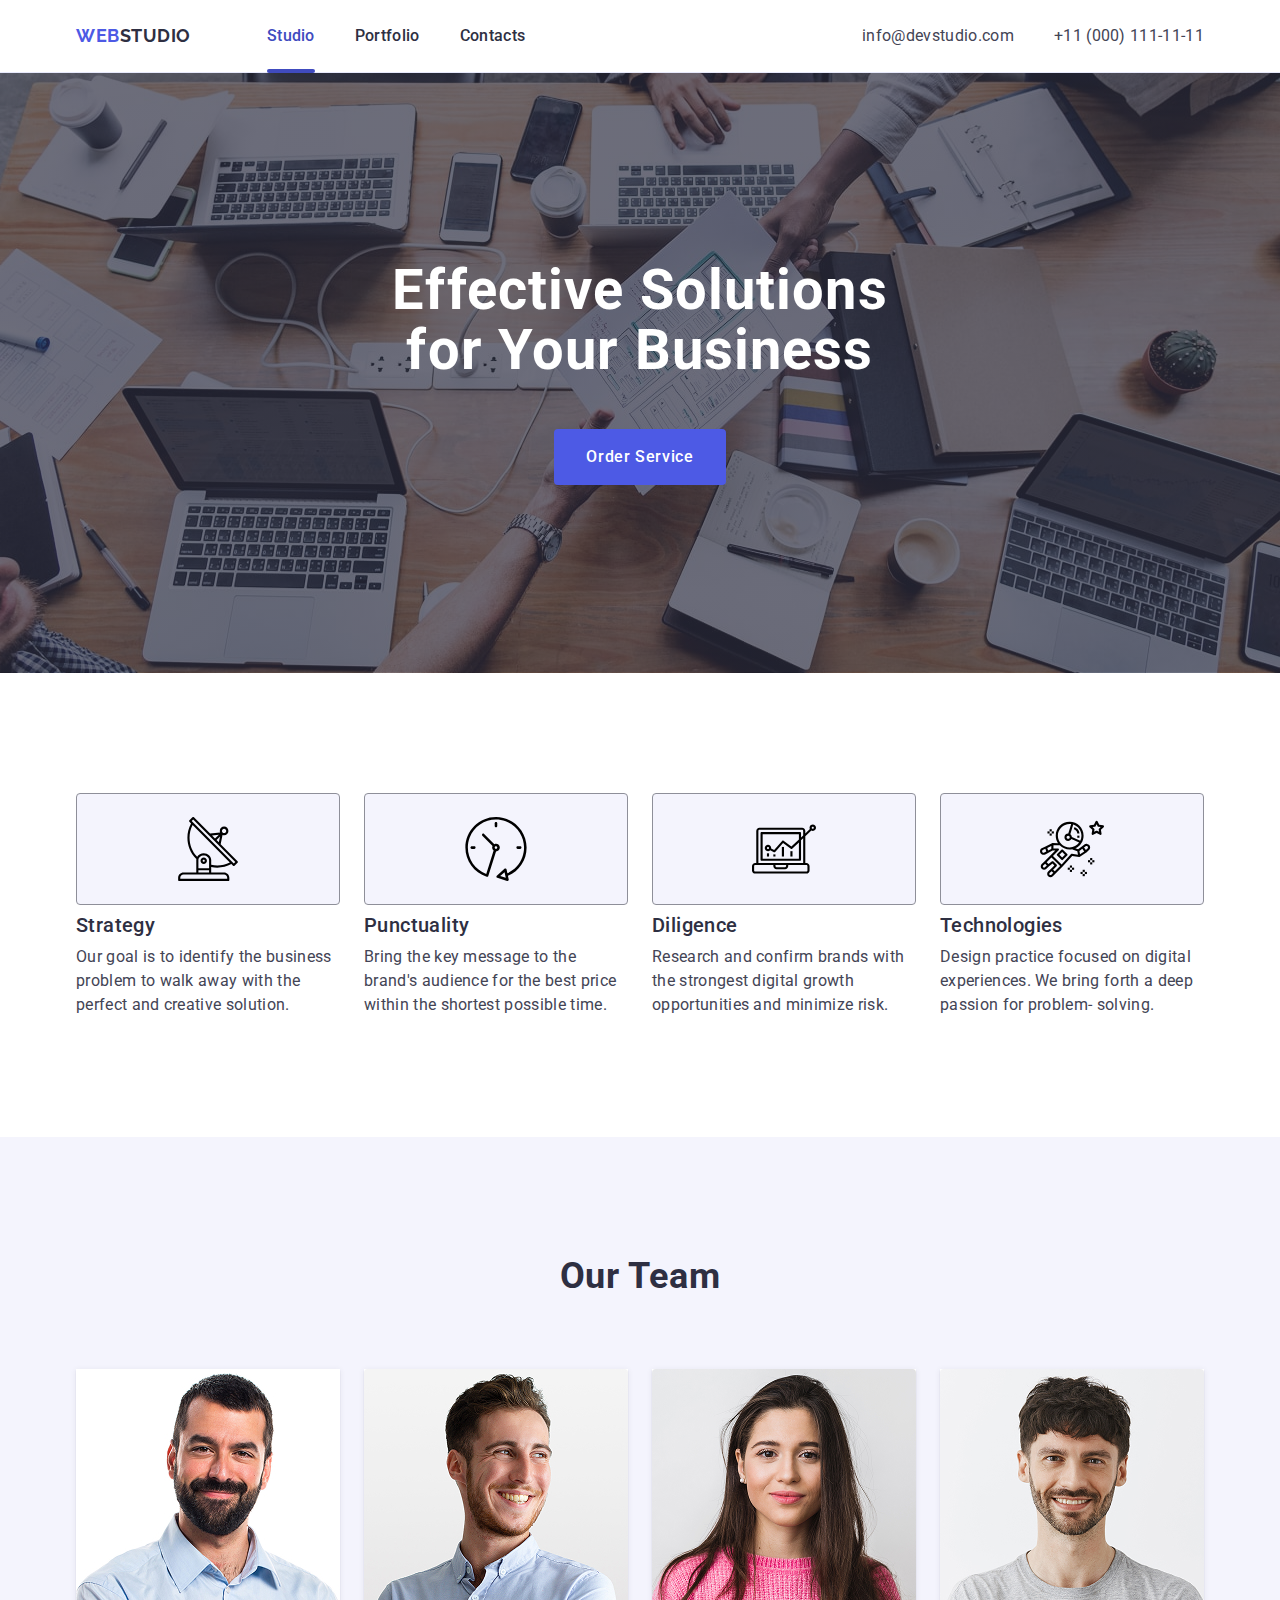
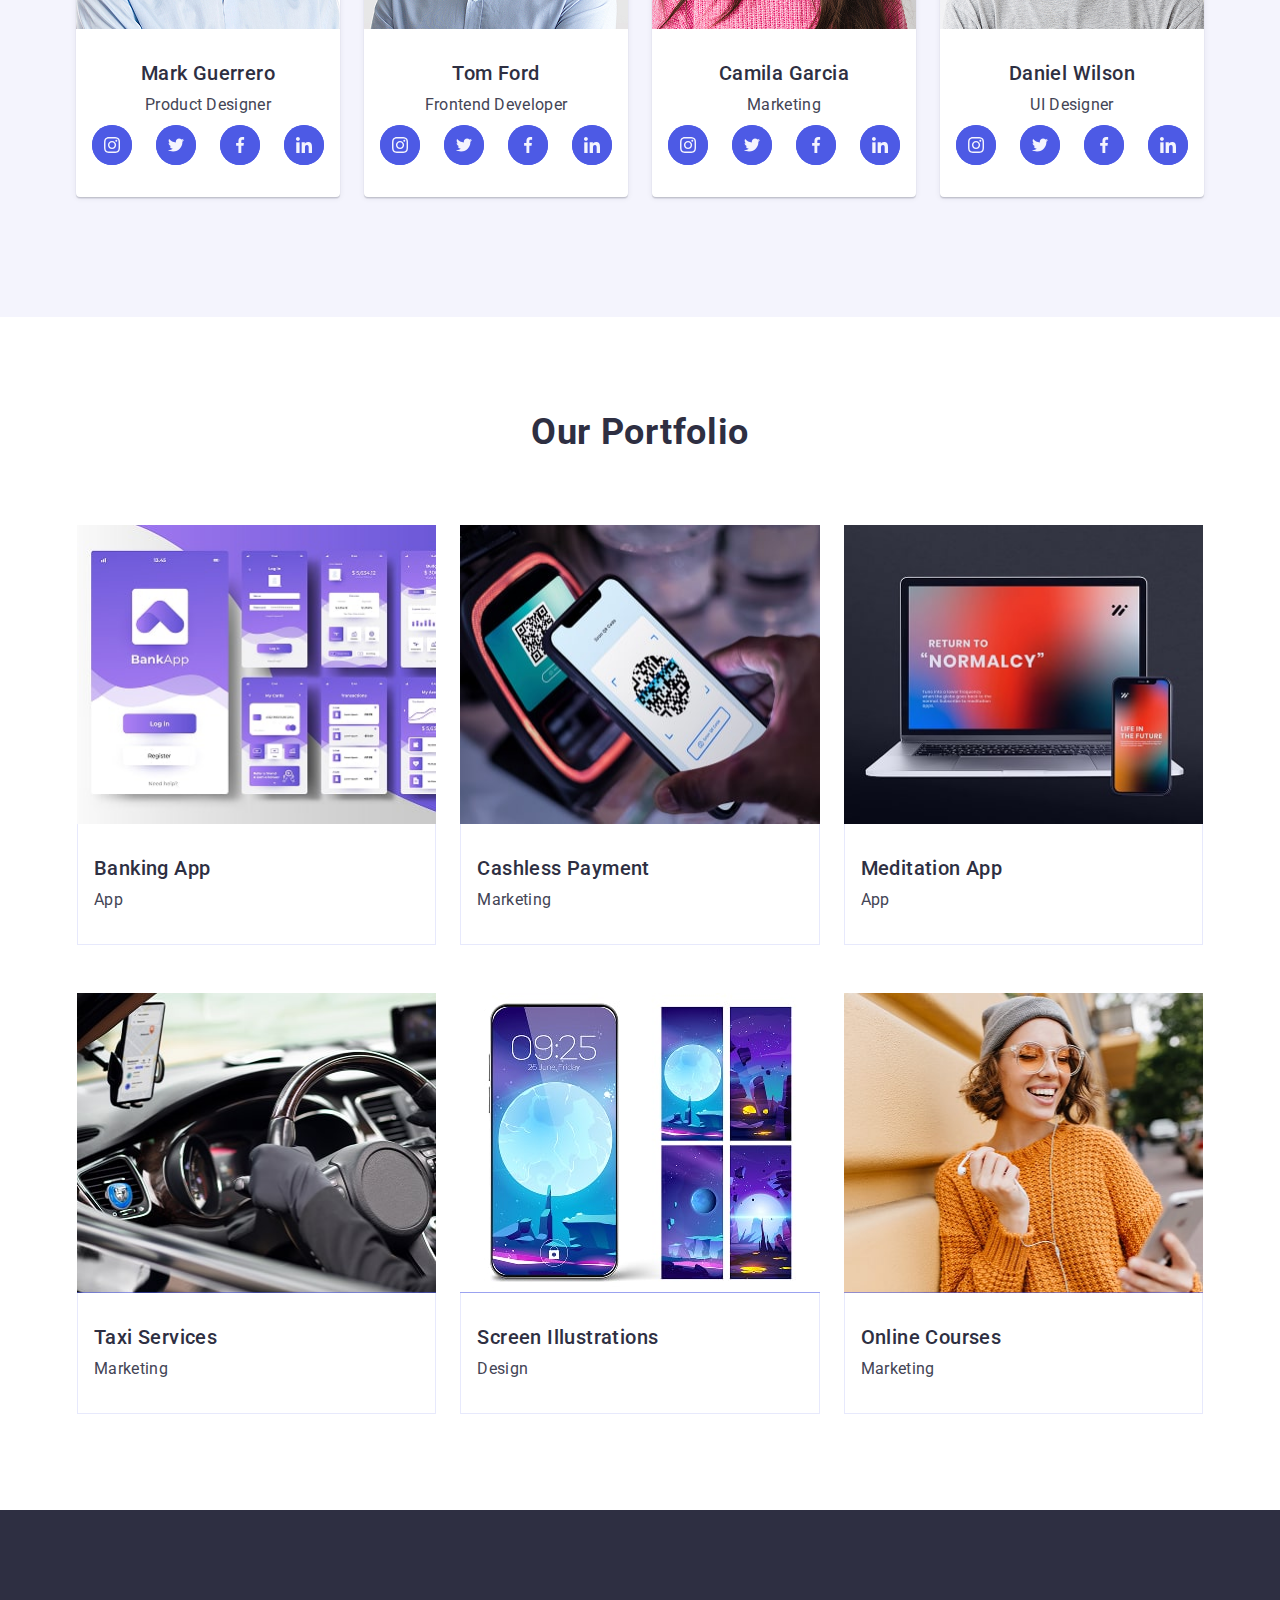
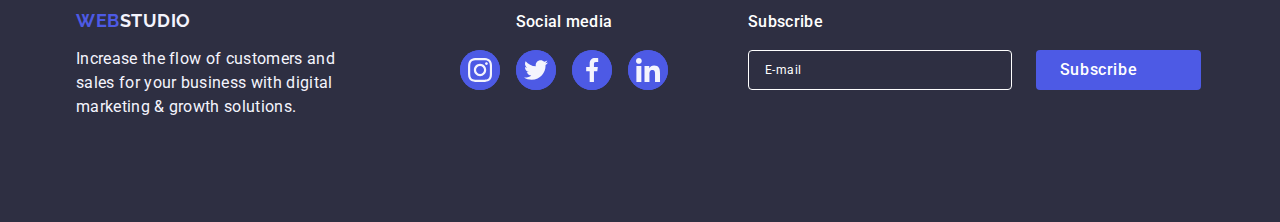
<file: index.html>
<!DOCTYPE html>
<html lang="en">
    <head>
        <meta charset="UTF-8">
        <meta name="viewport" content="width=device-width, initial-scale=1.0">
        <title>WebStudio</title>
        <link rel="stylesheet" href="https://cdn.jsdelivr.net/npm/modern-normalize@2.0.0/modern-normalize.min.css">
        <link rel="preconnect" href="https://fonts.googleapis.com"/>
        <link rel="preconnect" href="https://fonts.gstatic.com" crossorigin/>
        <link href='https://fonts.googleapis.com/css2?family=Raleway:wght@700&family=Roboto:wght@400;500;700&display=swap' rel='stylesheet'/>
        <link rel="stylesheet" href="./css/styles.css"/>
    </head>
    <body>
        <header>
            <div class="container header-container">
                <nav>
                    <a class="logo header-logo" href="./index.html">Web<span class="header-logo-accent">Studio</span></a>
                    <ul class="nav-list">
                        <li class="nav-item">
                            <a class="current nav-link" href="./index.html">Studio</a>
                        </li>
                        <li class="nav-item">
                            <a class="nav-link" href="#portfolio">Portfolio</a>
                        </li>
                        <li class="nav-item">
                            <a class="nav-link" href="#contacts">Contacts</a>
                        </li>
                    </ul>
                </nav>
                <address>
                    <ul class="address-list">
                    <li class="address-item">
                        <a class="address-link" href="mailto:info@devstudio.com">info@devstudio.com</a>
                    </li>
                    <li class="address-item">
                        <a class="address-link" href="tel:+110001111111"> +11 (000) 111-11-11</a>
                    </li>
                </ul>
                </address>
                <button class="burger-button" type="button">
                    <svg class="burger-button-icon" width="24" height="24">
                        <use href="./images/icons.svg#icon-burger"></use>
                    </svg>
                </button>

                <!--mobile-->
                <div class="mobile-menu is-open">
                    <div class="container mobile-menu-container">
                        <button class="mobile-menu-close-button" type="button">
                            <svg class="icon-close" width="8" height="8">
                                <use href="./images/icons.svg#icon-close"></use>
                            </svg>
                        </button>

                        <nav class="mobile-menu-nav">
                            <ul class="mobile-nav-list">
                                <li class="mobile-nav-item">
                                    <a class="mobile-nav-link">Studio</a>
                                </li>
                                <li class="mobile-nav-item">
                                    <a class="mobile-nav-link">Portfolio</a>
                                </li>
                                <li class="mobile-nav-item">
                                    <a class="mobile-nav-link">Contacts</a>
                                </li>
                            </ul>
                        </nav>

                        <div class="social-link">
                            <address class="menu-contacts">
                                <ul class="menu-contacts-list">
                                    <li class="menu-contacts-item">
                                        <a class="menu-contacts-link current" href="tel:+110001111111">+11 (000) 111-11-11</a>
                                    </li>
                                    <li class="menu-contacts-item">
                                        <a class="menu-contacts-link" href="mailto:info@devstudio.com">info@devstudio.com</a>
                                    </li>
                                </ul>
                            </address>

                            <ul class="social-icon-list menu-social">
                                <li class="icon-list-item">
                                    <a class="social-icon-link" href="">
                                        <svg class="social-icon" width="24" height="24">
                                            <use href="./images/icons.svg#icon-instagram"></use>
                                        </svg>
                                    </a>
                                </li>
                                <li class="icon-list-item">
                                    <a class="social-icon-link" href="">
                                        <svg class="social-icon" width="24" height="24">
                                            <use href="./images/icons.svg#icon-twitter"></use>
                                        </svg>
                                    </a>
                                </li>
                                <li class="icon-list-item">
                                    <a class="social-icon-link" href="">
                                        <svg class="social-icon" width="24" height="24">
                                            <use href="./images/icons.svg#icon-facebook"></use>
                                        </svg>
                                    </a>
                                </li>
                                <li class="icon-list-item">
                                    <a class="social-icon-link" href="">
                                        <svg class="social-icon" width="24" height="24">
                                            <use href="./images/icons.svg#icon-linkedin"></use>
                                        </svg>
                                    </a>
                                </li>
                            </ul>
                        </div>
                    </div>
                </div>
            </div>
        </header>
        <main>
            <!-- section1 -->
            <section class="hero">
                <div class="container hero-container">
                    <h1 class="hero-title">
                        Effective Solutions
                        for Your Business
                    </h1>
                    <button class="hero-button" >Order Service</button>
                </div>
            </section>
            <!-- section2 -->
            <section class="power">
                <div class="power-container container">
                    <h2 class="visually-hidden">Power</h2>
                    <ul class="power-list">
                        <li class="power-item">
                            <div class="power-icon-container">
                                <svg class="power-icon" width="64" height="64">
                                    <use href="./images/icons.svg#icon-antenna"></use>
                                </svg>
                            </div>
                           <h3 class="power-title">Strategy</h3>
                           <p class="power-text">
                                Our goal is to identify the business problem to
                                walk away with the perfect and creative
                                solution.
                            </p>
                        </li>
                        <li class="power-item">
                            <div class="power-icon-container">
                                <svg class="power-icon" width="64" height="64">
                                    <use href="./images/icons.svg#icon-clock"></use>
                                </svg>
                            </div>
                            <h3 class="power-title">Punctuality</h3>
                            <p class="power-text">
                                Bring the key message to the brand's audience
                                for the best price within the shortest possible
                                time.
                            </p>
                        </li>
                        <li class="power-item">
                            <div class="power-icon-container">
                                <svg class="power-icon" width="64" height="64">
                                    <use href="./images/icons.svg#icon-diagram"></use>
                                </svg>
                            </div>
                            <h3 class="power-title">Diligence</h3>
                            <p class="power-text">
                                Research and confirm brands with the
                                strongest digital growth opportunities and
                                minimize risk.
                            </p>
                        </li>
                        <li class="power-item">
                            <div class="power-icon-container">
                                <svg class="power-icon" width="64" height="64">
                                    <use href="./images/icons.svg#icon-astronaut"></use>
                                </svg>
                            </div>
                            <h3 class="power-title">Technologies</h3>
                            <p class="power-text">
                                Design practice focused on digital experiences.
                        We bring forth a deep passion for problem-
                        solving.</p>
                        </li>
                    </ul>
                </div>
            </section>
            <!-- section3 -->
            <section class="team">
                <div class=" container team-container">
                    <h2 class="team-title">Our Team</h2>
                    <ul class="team-list">
                        <li class="team-item">
                            <img
                                srcset="
                  ./images/team/team-1.jpg    1x,
                  ./images/team/team-1@2x.jpg 2x
                "
                                src="./images/team/team-1.jpg"
                                alt="man with beard in shirt"
                                width="264"
                                height="260">
                            <div class="team-item-container">
                                <h3 class="team-item-title">Mark Guerrero</h3>
                                <p class="team-text">Product Designer</p>
                                <ul class="team-icon-list">
                                    <li class="team-icon-item">
                                        <a class="team-icon-link" 
                                        href=""
                                        target="_blank">
                                            <svg class="social-icon" width="16" height="16">
                                                <use href="./images/icons.svg#icon-instagram"></use>
                                            </svg>
                                        </a>
                                    </li>
                                    <li class="team-icon-item">
                                        <a class="team-icon-link"
                                        href=""
                                        target="_blank">
                                        <svg class="social-icon" width="16" height="16">
                                            <use href="./images/icons.svg#icon-twitter"></use>
                                        </svg>
                                        </a>
                                    </li>
                                    <li class="team-icon-item">
                                        <a class="team-icon-link"
                                        href=""
                                        target="_blank">
                                        <svg class="social-icon" width="16" height="16">
                                            <use href="./images/icons.svg#icon-facebook"></use>
                                        </svg>
                                        </a>
                                    </li>
                                    <li class="team-icon-item">
                                        <a class="team-icon-link"
                                        href=""
                                        target="_blank">
                                        <svg class="social-icon" width="16" height="16">
                                            <use href="./images/icons.svg#icon-linkedin"></use>
                                        </svg>
                                        </a>
                                    </li>
                                </ul>
                            </div>    
                        </li>
                    
                
                        <li class="team-item">
                            <img
                                srcset="
                  ./images/team/team-2.jpg    1x,
                  ./images/team/team-2@2x.jpg 2x
                "
                                src="./images/team/team-2.jpg"
                                alt="smiling man in shirt"
                                width="264"
                                height="260">
                            <div class="team-item-container">
                                <h3 class="team-item-title">Tom Ford</h3>
                                <p class="team-text">Frontend Developer</p>
                                <ul class="team-icon-list">
                                    <li class="team-icon-item">
                                        <a class="team-icon-link"
                                        href=""
                                        target="_blank">
                                        <svg class="social-icon" width="16" height="16">
                                            <use href="./images/icons.svg#icon-instagram"></use>
                                        </svg>
                                        </a>
                                    </li>
                                    <li class="team-icon-item">
                                        <a class="team-icon-link"
                                        href=""
                                        target="_blank">
                                        <svg class="social-icon" width="16" height="16">
                                            <use href="./images/icons.svg#icon-twitter"></use>
                                        </svg>
                                        </a>
                                    </li>
                                    <li class="team-icon-item">
                                        <a class="team-icon-link"
                                        href=""
                                        target="_blank">
                                        <svg class="social-icon" width="16" height="16">
                                            <use href="./images/icons.svg#icon-facebook"></use>
                                        </svg>
                                        </a>
                                    </li>
                                    <li class="team-icon-item">
                                        <a class="team-icon-link"
                                        href=""
                                        target="_blank">
                                        <svg class="social-icon" width="16" height="16">
                                            <use href="./images/icons.svg#icon-linkedin"></use>
                                        </svg>
                                        </a>
                                    </li>
                                </ul>
                            </div>
                        </li>
                        
                        <li class="team-item">
                            <img
                                srcset="
                    ./images/team/team-3.jpg    1x,
                    ./images/team/team-3@2x.jpg 2x
                " 
                                src="./images/team/team-3.jpg"
                                alt="woman im pink sweater"
                                width="264"
                                height="260">
                            <div class="team-item-container">
                                <h3 class="team-item-title">Camila Garcia</h3>
                                <p class="team-text">Marketing</p>
                                <ul class="team-icon-list">
                                    <li class="team-icon-item">
                                        <a class="team-icon-link"
                                        href=""
                                        target="_blank">
                                        <svg class="social-icon" width="16" height="16">
                                            <use href="./images/icons.svg#icon-instagram"></use>
                                        </svg>
                                        </a>
                                    </li>
                                    <li class="team-icon-item">
                                        <a class="team-icon-link"
                                        href=""
                                        target="_blank">
                                        <svg class="social-icon" width="16" height="16">
                                            <use href="./images/icons.svg#icon-twitter"></use>
                                        </svg>
                                        </a>
                                    </li>
                                    <li class="team-icon-item">
                                        <a class="team-icon-link"
                                        href=""
                                        target="_blank">
                                        <svg class="social-icon" width="16" height="16">
                                            <use href="./images/icons.svg#icon-facebook"></use>
                                        </svg>
                                        </a>
                                    </li>
                                    <li class="team-icon-item">
                                        <a class="team-icon-link"
                                        href=""
                                        target="_blank">
                                        <svg class="social-icon" width="16" height="16">
                                            <use href="./images/icons.svg#icon-linkedin"></use>
                                        </svg>
                                        </a>
                                    </li>
                                </ul>
                            </div>
                        </li>
                        
                        <li class="team-item">
                            <img 
                                srcset="
                  ./images/team/team-4.jpg    1x,
                  ./images/team/team-4@2x.jpg 2x
                "
                                src="./images/team/team-4.jpg"
                                alt="smailing man in t-shirt"
                                width="264"
                                height="260">
                            <div class="team-item-container">
                                <h3 class="team-item-title">Daniel Wilson</h3>
                                <p class="team-text">UI Designer</p>
                                <ul class="team-icon-list">
                                    <li class="team-icon-item">
                                        <a class="team-icon-link"
                                        href=""
                                        target="_blank">
                                        <svg class="social-icon" width="16" height="16">
                                            <use href="./images/icons.svg#icon-instagram"></use>
                                        </svg>
                                        </a>
                                    </li>
                                    <li class="team-icon-item">
                                        <a class="team-icon-link"
                                        href=""
                                        target="_blank">
                                        <svg class="social-icon" width="16" height="16">
                                            <use href="./images/icons.svg#icon-twitter"></use>
                                        </svg>
                                        </a>
                                    </li>
                                    <li class="team-icon-item">
                                        <a class="team-icon-link"
                                        href=""
                                        target="_blank">
                                        <svg class="social-icon" width="16" height="16">
                                            <use href="./images/icons.svg#icon-facebook"></use>
                                        </svg>
                                        </a>
                                    </li>
                                    <li class="team-icon-item">
                                        <a class="team-icon-link"
                                        href=""
                                        target="_blank">
                                        <svg class="social-icon" width="16" height="16">
                                            <use href="./images/icons.svg#icon-linkedin"></use>
                                        </svg>
                                        </a>
                                    </li>
                                </ul>
                            </div>
                        </li>   
                    </ul>
                </div>
            </section>
            <!-- section4 -->
            <section class="portfolio">
                <div class="container portfolio-container">
                    <h2 class="portfolio-title">Our Portfolio</h2>
                    <ul class="portfolio-list">
                        <li class="portfolio-item">
                            <div class="image-wrapper">
                                <picture>
                                    <source
                                        media="(min-width: 1158px)"
                                        srcset="
                                        ./images/portfolio/portfolio-desk-1-min.jpg    1x,
                                        ./images/portfolio/portfolio-desk-1@2x-min.jpg 2x
                                        "
                                    />

                                    <source
                                        media="(min-width: 768px)"
                                        srcset="
                                        ./images/portfolio/portfolio-tab-1-min.jpg    1x,
                                        ./images/portfolio/portfolio-tab-1@2x-min.jpg 2x
                                        "
                                    />

                                    <source
                                        media="(max-width: 767px)"
                                        srcset="
                                        ./images/portfolio/portfolio-mob-1-min.jpg    1x,
                                        ./images/portfolio/portfolio-mob-1@2x-min.jpg 2x
                                        "
                                    />

                                    <img
                                        src="./images/portfolio/portfolio-desk-1-min.jpg"
                                    alt="Interface of a mobile banking application"
                                    width="360"
                                    height="300">
                                </picture>
                                <p class="portfolio-overlay-text">14 Stylish and User-Friendly App Design Concepts · Task Manager App · Calorie Tracker App · Exotic Fruit Ecommerce App · Cloud Storage App</p>
                            </div>
                            <div class="portfolio-item-container">
                                <h3 class="portfolio-item-title">Banking App</h3>
                                <p class="portfolio-item-text">App</p>
                            </div>
                        </li>
                        <li class="portfolio-item">
                            <div class="image-wrapper">
                                 <picture>
                                    <source
                                        media="(min-width: 1158px)"
                                        srcset="
                                        ./images/portfolio/portfolio-desk-2-min.jpg    1x,
                                        ./images/portfolio/portfolio-desk-2@2x-min.jpg 2x
                                        "
                                    />

                                    <source
                                        media="(min-width: 768px)"
                                        srcset="
                                        ./images/portfolio/portfolio-tab-2-min.jpg    1x,
                                        ./images/portfolio/portfolio-tab-2@2x-min.jpg 2x
                                        "
                                    />

                                    <source
                                        media="(max-width: 767px)"
                                        srcset="
                                        ./images/portfolio/portfolio-mob-2-min.jpg    1x,
                                        ./images/portfolio/portfolio-mob-2@2x-min.jpg 2x
                                        "
                                    />

                                    <img
                                        src="./images/portfolio/portfolio-desk-2-min.jpg"
                                    alt="Contactless payment using a smartphone"
                                    width="360"
                                    height="300">
                                </picture>
                                <p class="portfolio-overlay-text">14 Stylish and User-Friendly App Design Concepts · Task Manager App · Calorie Tracker App · Exotic Fruit Ecommerce App · Cloud Storage App</p>
                            </div>
                            <div class="portfolio-item-container">
                                <h3 class="portfolio-item-title">Cashless Payment</h3>
                                <p class="portfolio-item-text">Marketing</p>
                            </div>
                        </li>
                        <li class="portfolio-item">
                            <div class="image-wrapper">
                                 <picture>
                                    <source
                                        media="(min-width: 1158px)"
                                        srcset="
                                        ./images/portfolio/portfolio-desk-3-min.jpg    1x,
                                        ./images/portfolio/portfolio-desk-3@2x-min.jpg 2x
                                        "
                                    />

                                    <source
                                        media="(min-width: 768px)"
                                        srcset="
                                        ./images/portfolio/portfolio-tab-3-min.jpg    1x,
                                        ./images/portfolio/portfolio-tab-3@2x-min.jpg 2x
                                        "
                                    />

                                    <source
                                        media="(max-width: 767px)"
                                        srcset="
                                        ./images/portfolio/portfolio-mob-3-min.jpg    1x,
                                        ./images/portfolio/portfolio-mob-3@2x-min.jpg 2x
                                        "
                                    />

                                    <img
                                        src="./images/portfolio/portfolio-desk-3-min.jpg"
                                    alt="Meditation app interface on a smartphone"
                                    width="360"
                                    height="300">
                                </picture>
                                <p class="portfolio-overlay-text">14 Stylish and User-Friendly App Design Concepts · Task Manager App · Calorie Tracker App · Exotic Fruit Ecommerce App · Cloud Storage App</p>
                            </div>
                            <div class="portfolio-item-container">
                                <h3 class="portfolio-item-title">Meditation App</h3>
                                <p class="portfolio-item-text">App</p>
                            </div>
                        </li>
                        <li class="portfolio-item">
                            <div class="image-wrapper">
                                <picture>
                                    <source
                                        media="(min-width: 1158px)"
                                        srcset="
                                        ./images/portfolio/portfolio-desk-4-min.jpg    1x,
                                        ./images/portfolio/portfolio-desk-4@2x-min.jpg 2x
                                        "
                                    />

                                    <source
                                        media="(min-width: 768px)"
                                        srcset="
                                        ./images/portfolio/portfolio-tab-4-min.jpg    1x,
                                        ./images/portfolio/portfolio-tab-4@2x-min.jpg 2x
                                        "
                                    />

                                    <source
                                        media="(max-width: 767px)"
                                        srcset="
                                        ./images/portfolio/portfolio-mob-4-min.jpg    1x,
                                        ./images/portfolio/portfolio-mob-4@2x-min.jpg 2x
                                        "
                                    />

                                    <img
                                        src="./images/portfolio/portfolio-desk-4-min.jpg"
                                    alt="Taxi service app interface with a map"
                                    width="360"
                                    height="300">
                                </picture>
                                <p class="portfolio-overlay-text">14 Stylish and User-Friendly App Design Concepts · Task Manager App · Calorie Tracker App · Exotic Fruit Ecommerce App · Cloud Storage App</p>
                            </div>
                            <div class="portfolio-item-container">
                                <h3 class="portfolio-item-title">Taxi Services</h3>
                                <p class="portfolio-item-text">Marketing</p>
                            </div>
                        </li>
                        <li class="portfolio-item">
                            <div class="image-wrapper">
                                 <picture>
                                    <source
                                        media="(min-width: 1158px)"
                                        srcset="
                                        ./images/portfolio/portfolio-desk-5-min.jpg    1x,
                                        ./images/portfolio/portfolio-desk-5@2x-min.jpg 2x
                                        "
                                    />

                                    <source
                                        media="(min-width: 768px)"
                                        srcset="
                                        ./images/portfolio/portfolio-tab-5-min.jpg    1x,
                                        ./images/portfolio/portfolio-tab-5@2x-min.jpg 2x
                                        "
                                    />

                                    <source
                                        media="(max-width: 767px)"
                                        srcset="
                                        ./images/portfolio/portfolio-mob-5-min.jpg    1x,
                                        ./images/portfolio/portfolio-mob-5@2x-min.jpg 2x
                                        "
                                    />

                                    <img
                                    src="./images/portfolio/portfolio-desk-5-min.jpg"
                                    alt="Creative illustrations"
                                    width="360"
                                    height="300">
                                </picture>
                                <p class="portfolio-overlay-text">14 Stylish and User-Friendly App Design Concepts · Task Manager App · Calorie Tracker App · Exotic Fruit Ecommerce App · Cloud Storage App</p>
                            </div>
                            <div class="portfolio-item-container">
                                <h3 class="portfolio-item-title">Screen Illustrations</h3>
                                <p class="portfolio-item-text">Design</p>
                            </div>
                        </li>
                        <li class="portfolio-item">
                            <div class="image-wrapper">
                                <picture>
                                    <source
                                        media="(min-width: 1158px)"
                                        srcset="
                                        ./images/portfolio/portfolio-desk-6-min.jpg    1x,
                                        ./images/portfolio/portfolio-desk-6@2x-min.jpg 2x
                                        "
                                    />

                                    <source
                                        media="(min-width: 768px)"
                                        srcset="
                                        ./images/portfolio/portfolio-tab-6-min.jpg    1x,
                                        ./images/portfolio/portfolio-tab-6@2x-min.jpg 2x
                                        "
                                    />

                                    <source
                                        media="(max-width: 767px)"
                                        srcset="
                                        ./images/portfolio/portfolio-mob-6-min.jpg    1x,
                                        ./images/portfolio/portfolio-mob-6@2x-min.jpg 2x
                                        "
                                    />

                                    <img
                                        src="./images/portfolio/portfolio-desk-6-min.jpg"
                                    alt="Online courses platform interface on laptop and phone"
                                    width="360"
                                    height="300">
                                </picture>
                                <p class="portfolio-overlay-text">14 Stylish and User-Friendly App Design Concepts · Task Manager App · Calorie Tracker App · Exotic Fruit Ecommerce App · Cloud Storage App</p>
                            </div>
                            <div class="portfolio-item-container">
                                <h3 class="portfolio-item-title">Online Courses</h3>
                                <p class="portfolio-item-text">Marketing</p>
                            </div>
                        </li>
                    </ul>
                </div>
            </section>
        </main>
    <footer class="footer">
        <div class="container footer-container">
            <div class="footer-logo-container">
                <a class="logo footer-logo" href="./index.html">Web<span class="footer-logo-accent">Studio</span></a>
                <p class="footer-text">
                    Increase the flow of customers and
                    sales for your business with digital
                    marketing &amp; growth solutions.
                </p>
            </div>
        
            <div class="footer-social-container">
                <p class="footer-social-text">Social media</p>
                <div>
                    <ul class="footer-social-list">
                        <li class="footer-social-item">
                            <a class="footer-social-link" href="" target="_blank">
                                <svg class="social-icon" width="24" height="24">
                                    <use href="./images/icons.svg#icon-instagram"></use>
                                </svg>
                            </a>
                        </li>
                        <li class="footer-social-item">
                            <a class="footer-social-link" href="" target="_blank">
                                <svg class="social-icon" width="24" height="24">
                                    <use href="./images/icons.svg#icon-twitter"></use>
                                </svg>
                            </a>
                        </li>
                        <li class="footer-social-item">
                            <a class="footer-social-link" href="" target="_blank">
                                <svg class="social-icon" width="24" height="24">
                                    <use href="./images/icons.svg#icon-facebook"></use>
                                </svg>
                            </a>
                        </li>
                        <li class="footer-social-item">
                            <a class="footer-social-link" href="" target="_blank">
                                <svg class="social-icon" width="24" height="24">
                                    <use href="./images/icons.svg#icon-linkedin"></use>
                                </svg>
                            </a>
                        </li>
                    </ul>
                </div>
            </div>    

            <div class="footer-form-container">
                <p class="footer-form-text">Subscribe</p>
                <form class="footer-form">
                    <label>
                        <input class="footer-form-input"
                        type="email"
                            name="email"
                            placeholder="E-mail">
                    </label>
                
                    <button class="footer-form-button" type="submit">Subscribe
                        <svg class="button-icon" width="24" height="24">
                            <use href="./images/icons.svg#icon-send"></use>
                        </svg>
                    </button>
                </form>
            </div>  
        </div>
    </footer>

    <!--modal-->

    <div class="modal-container">
        <div class="modal">
            <button class="modal-button" type="button">
                <svg class=" modal-icon" width="8" height="8">
                    <use href="./images/icons.svg#icon-close"></use>
                </svg>
            </button>
            <p class="modal-text">Leave your contacts and we will call you back</p>
            <form>
                <div class="modal-form-container">
                    <label class="modal-form-label" for="user-name">Name</label>
                    <div class="modal-input-container">
                        <input class="modal-input" id="user-name" type="text">
                            <svg class="modal-input-icon" width="18" height="24">
                                <use href="./images/icons.svg#icon-person"></use>
                            </svg>
                    </div>
                </div>
                <div>
                    <label class="modal-form-label" for="user-phone">Phone</label>
                    <div class="modal-input-container">
                        <input class="modal-input" id="user-phone" type="tel">
                            <svg class="" width="18" height="24">
                                <use href="./images/icons.svg#icon-phone"></use>
                            </svg>
                        </input>
                    </div>
                </div>
                <div>
                    <label class="modal-form-label" for="user-email">E-mail</label>
                    <div class="modal-input-container">
                        <input class="modal-input" id="user-email" type="email">
                            <svg class="" width="18" height="24">
                                <use href="./images/icons.svg#icon-email"></use>
                            </svg>
                        </input>
                    </div>
                </div>
                <div class="form-container-comment">
                    <label class="modal-form-label" for="">Comment</label>
                    <textarea class="modal-comment-textarea" name="user-comment" id="user-comment"></textarea>
                </div>
                <div class="form-container-checkbox">
                    <input class="checkbox-input visually-hidden" id="user-privacy" name="user-privacy" type="checkbox" value="true">
                    <label class="checkbox-label" for="user-privacy">
                        <span class="privacy-span">
                            <svg class="privacy-icon" width="10" height="8">
                                <use href="./images/icons.svg#icon-checkmark"></use>
                            </svg>
                        </span>
                        <div>
                            <p>I accept the terms and conditions of the</p>
                        </div>
                        <a class="privacy-link" href="">Privacy Policy</a>
                    </label>
                </div>
                <button class="modal-send-button" type="submit">Send</button>
            </form>
        </div>
    </div>
    </body>
</html>
</file>
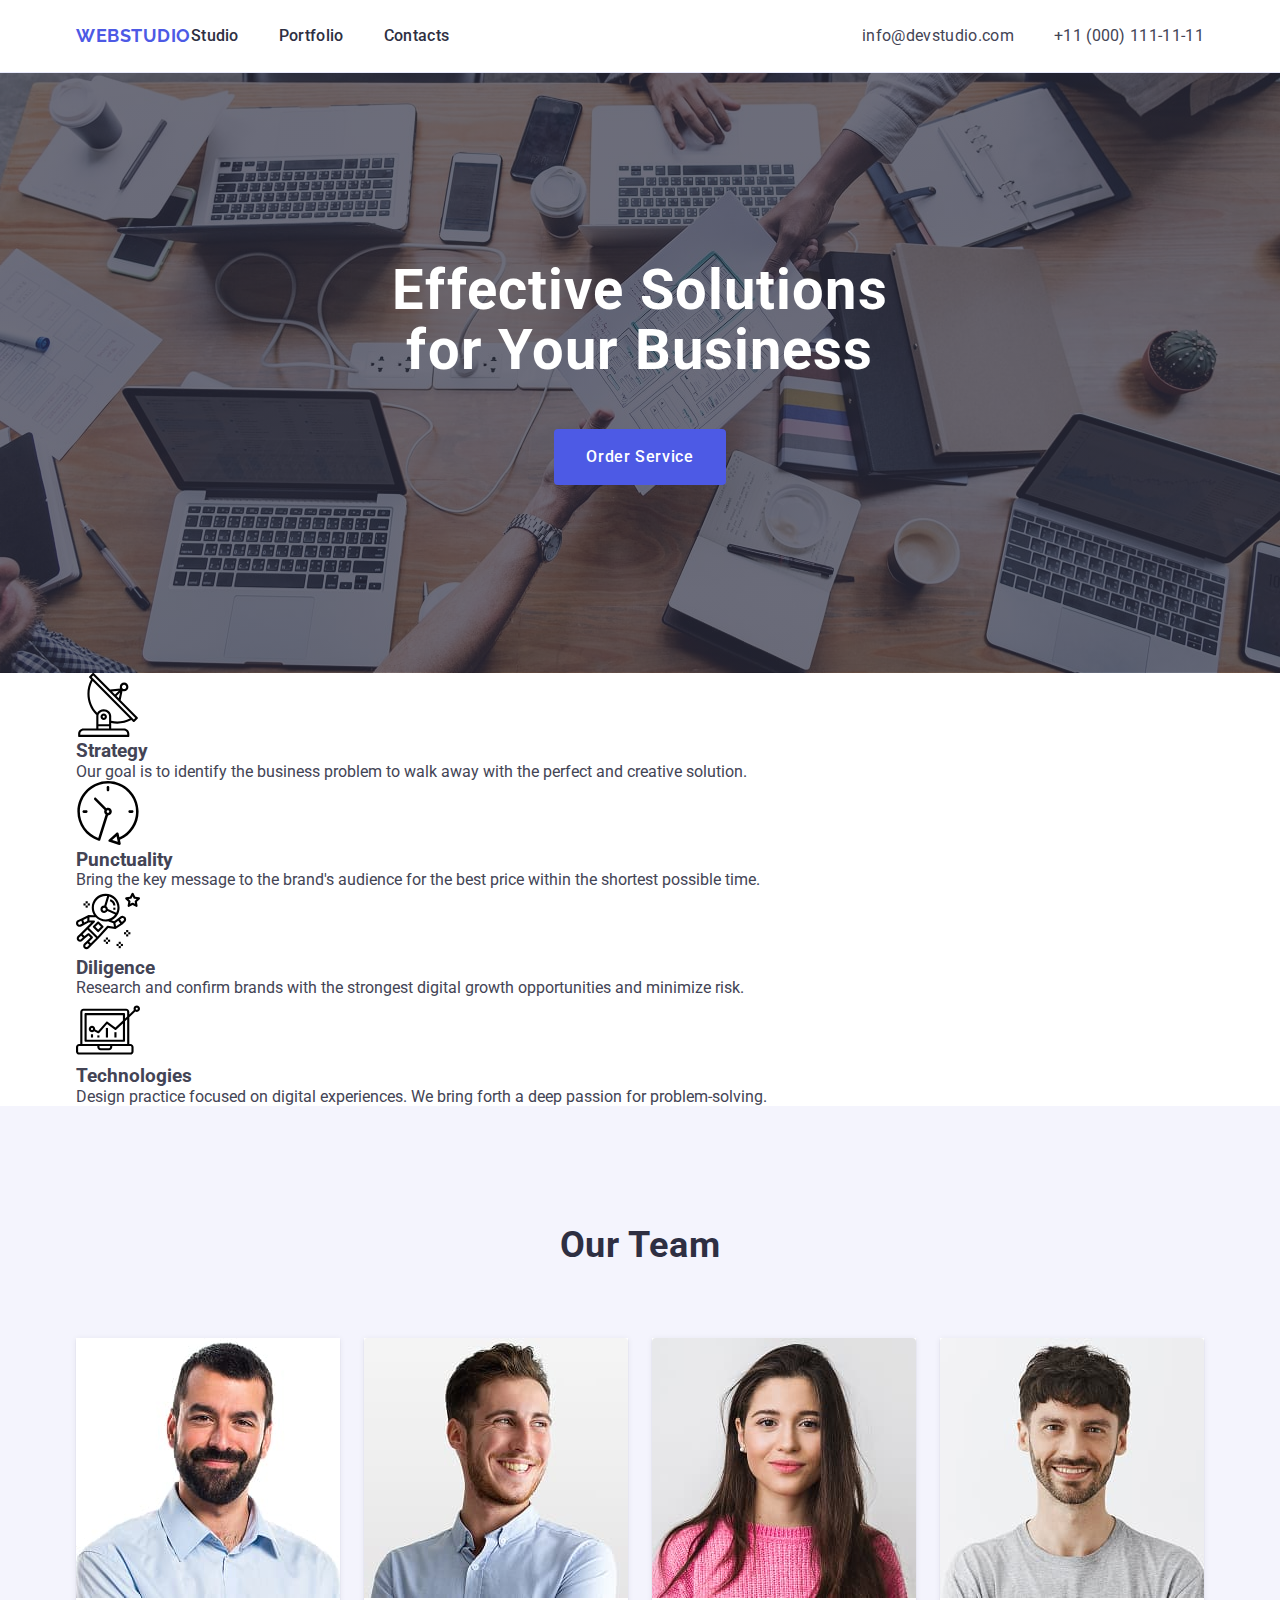
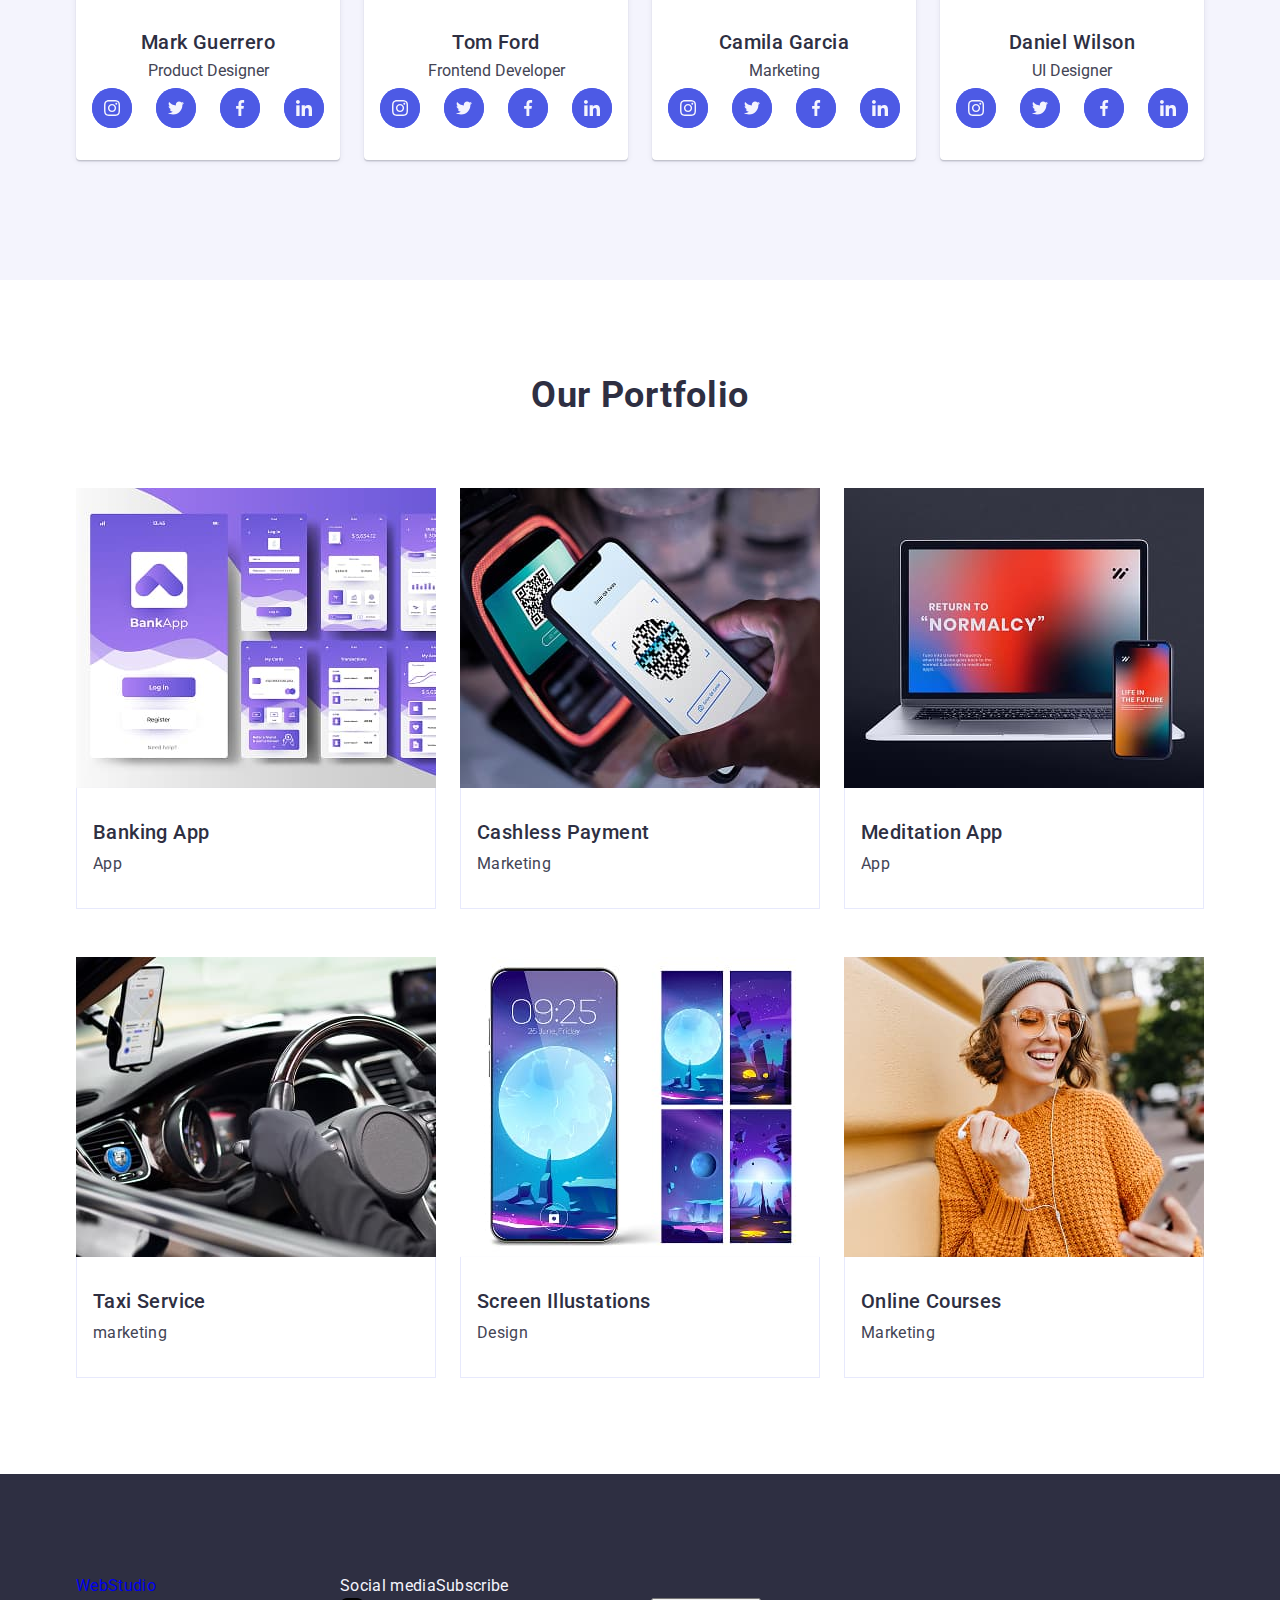
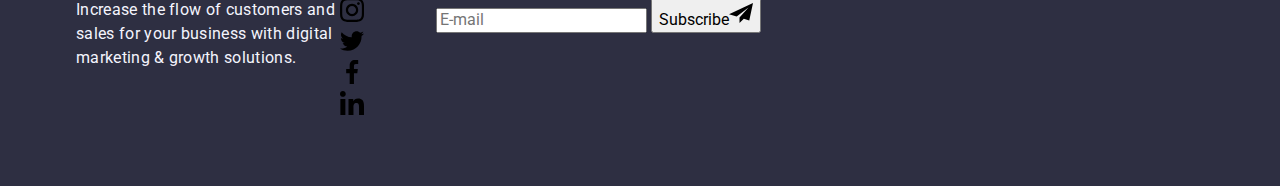
<file: new.index.html>
<!DOCTYPE html>
<html lang="en">
<head>
    <meta charset="UTF-8">
    <meta name="viewport" content="width=device-width, initial-scale=1.0">
    <title>Document</title>
    <link rel="stylesheet" href="https://cdn.jsdelivr.net/npm/modern-normalize@2.0.0/modern-normalize.min.css">
    <link rel="preconnect" href="https://fonts.googleapis.com"/>
    <link rel="preconnect" href="https://fonts.gstatic.com" crossorigin/>
    <link href='https://fonts.googleapis.com/css2?family=Raleway:wght@700&family=Roboto:wght@400;500;700&display=swap' rel='stylesheet'/>
    <link rel="stylesheet" href="./css/styles.css"/>
</head>
<body>
    <header class="header">
        <div class="container header-container">
            
            <nav class="header-nav">
            <a href="./index.html" class="logo">Web<span class="header-logo-accent">Studio</span></a>
            
                
        <div class="menu">
                    <ul class="nav-list">
                        <li class="nav-item">
                            <a href="./index.html"
                            class="nav-link active-link">Studio</a>
                        </li>
                        <li class="nav-item">
                            <a href="#portfolio"
                            class="nav-link">Portfolio</a>
                        </li>
                        <li class="nav-item">
                            <a href="#contacts"
                            class="nav-link">Contacts</a>
                        </li>
                    </ul>
            </nav>
            <address class="address" id="contacts">
                <ul class="address-list">
                    <li>
                        <a href="mailto:info@devstudio.com"
                        class="address-link">info@devstudio.com</a>
                    </li>
                    <li>
                        <a href="tel:+110001111111"
                        class="address-link"> +11 (000) 111-11-11</a>
                    </li>
                </ul>
            </address>
        </div>    
        </div>
    </header>
    <main>
        <section class="hero">
            <div class="container">
                <h1 class="hero-title">Effective Solutions for Your Business</h1>
                <button class="hero-button" type="button">Order Service</button>
            </div>
        </section>
        <section class="strengths">
            <div class="container">
                <h2 class="visually-hidden">Strengths</h2>
                <ul class="strengths-list">
                    <li class="strengths-item">
                        <div class="icon-container-sth">
                            <svg class="" width="64" height="64">
                                <use href="./images/icons.svg#icon-antenna"></use>
                            </svg>
                        </div>
                        <h3 class="strengths-title">Strategy</h3>
                        <p class="strengths-text">Our goal is to identify the business
                        problem to walk away with the
                        perfect and creative solution.</p>
                    </li>
                    <li class="strengths-item">
                         <div class="icon-container-sth">
                            <svg class="" width="64" height="64">
                                <use href="./images/icons.svg#icon-clock"></use>
                            </svg>
                        </div>
                        <h3 class="strengths-title">Punctuality </h3>
                        <p class="strengths-text">Bring the key message to the
                        brand's audience for the best price
                        within the shortest possible time.</p>
                    </li>
                    <li class="strengths-item">
                        <div class="icon-container-sth">
                            <svg class="" width="64" height="64">
                                <use href="./images/icons.svg#icon-astronaut"></use>
                            </svg>
                        </div>
                        <h3 class="strengths-title">Diligence</h3>
                        <p class="strengths-text">Research and confirm brands with
                        the strongest digital growth
                        opportunities and minimize risk.</p>
                    </li>
                    <li class="strengths-item">
                        <div class="icon-container-sth">
                            <svg class="" width="64" height="64">
                                <use href="./images/icons.svg#icon-diagram"></use>
                            </svg>
                        </div>
                        <h3 class="strengths-title">Technologies</h3>
                        <p class="strengths-text">Design practice focused on digital
                        experiences. We bring forth a deep
                        passion for problem-solving.</p>
                    </li>
                </ul>
            </div>
        </section>
        <section class="team">
            <div class="container team-container">
                <h2 class="team-title">Our Team</h2>
                <ul class="team-list">
                    <li class="team-item">
                        <img src="./images/img.jpg"
                            alt="man with beard in shirt"
                            width="264"
                            height="260">
                        <div class="team-item-container">
                            <h3 class="team-item-title">Mark Guerrero</h3>
                            <p class="team-item-text">Product Designer</p>
                            <ul class="team-icon-list">
                                <li class="team-icon-item">
                                    <a class="team-icon-link" href=""
                                    target="_blank">
                                    <svg class="team-icon" width="16" height="16">
                                        <use href="./images/icons.svg#icon-instagram"></use>
                                    </svg>
                                    </a>
                                </li>
                                <li class="team-icon-item">
                                    <a class="team-icon-link" href=""
                                    target="_blank">
                                    <svg class="team-icon" width="16" height="16">
                                        <use href="./images/icons.svg#icon-twitter"></use>
                                    </svg>
                                    </a>
                                </li>
                                <li class="team-icon-item">
                                    <a class="team-icon-link" href=""
                                    target="_blank">
                                    <svg class="team-icon" width="16" height="16">
                                        <use href="./images/icons.svg#icon-facebook"></use>
                                    </svg>
                                    </a>
                                </li>
                                <li class="team-icon-item">
                                    <a class="team-icon-link" href=""
                                    target="_blank">
                                    <svg class="team-icon" width="16" height="16">
                                        <use href="./images/icons.svg#icon-linkedin"></use>
                                    </svg>
                                    </a>
                                </li>
                            </ul>
                        </div>
                    </li>
                    <li class="team-item">
                        <img style="display: block;"
                            src="./images/img1.jpg"
                            alt="man is smiling in shirt"
                            width="264"
                            height="260">
                            <div class="team-item-container">
                                <h3 class="team-item-title">Tom Ford</h3>
                                <p class="team-item-text">Frontend Developer</p>
                                <ul class="team-icon-list">
                                    <li class="team-icon-item">
                                        <a class="team-icon-link" href=""
                                        target="_blank">
                                        <svg class="team-icon" width="16" height="16">
                                            <use href="./images/icons.svg#icon-instagram"></use>
                                        </svg>
                                        </a>
                                    </li>
                                    <li class="team-icon-item">
                                        <a class="team-icon-link" href=""
                                        target="_blank">
                                        <svg class="team-icon" width="16" height="16">
                                            <use href="./images/icons.svg#icon-twitter"></use>
                                        </svg>
                                        </a>
                                    </li>
                                    <li class="team-icon-item">
                                        <a class="team-icon-link" href=""
                                        target="_blank">
                                        <svg class="team-icon" width="16" height="16">
                                            <use href="./images/icons.svg#icon-facebook"></use>
                                        </svg>
                                        </a>
                                    </li>
                                    <li class="team-icon-item">
                                        <a class="team-icon-link" href=""
                                        target="_blank">
                                        <svg class="team-icon" width="16" height="16">
                                            <use href="./images/icons.svg#icon-linkedin"></use>
                                        </svg>
                                        </a>
                                    </li>
                                </ul>
                            </div>
                    </li>
                    <li class="team-item">
                        <img src="./images/img2.jpg"
                            alt="woman with long hair in pink sweater"
                            width="264"
                            height="260">
                            <div class="team-item-container">
                                <h3 class="team-item-title">Camila Garcia</h3>
                                <p class="team-item-text">Marketing</p>
                                <ul class="team-icon-list">
                                    <li class="team-icon-item">
                                        <a class="team-icon-link" href=""
                                        target="_blank">
                                        <svg class="team-icon" width="16" height="16">
                                            <use href="./images/icons.svg#icon-instagram"></use>
                                        </svg>
                                        </a>
                                    </li>
                                    <li class="team-icon-item">
                                        <a class="team-icon-link" href=""
                                        target="_blank">
                                        <svg class="team-icon" width="16" height="16">
                                            <use href="./images/icons.svg#icon-twitter"></use>
                                        </svg>
                                        </a>
                                    </li>
                                    <li class="team-icon-item">
                                        <a class="team-icon-link" href=""
                                        target="_blank">
                                        <svg class="team-icon" width="16" height="16">
                                            <use href="./images/icons.svg#icon-facebook"></use>
                                        </svg>
                                        </a>
                                    </li>
                                    <li class="team-icon-item">
                                        <a class="team-icon-link" href=""
                                        target="_blank">
                                        <svg class="team-icon" width="16" height="16">
                                            <use href="./images/icons.svg#icon-linkedin"></use>
                                        </svg>
                                        </a>
                                    </li>
                                </ul>
                            </div>
                    </li>
                    <li class="team-item">
                        <img src="./images/img3.jpg"
                            alt="man is smiling in t-shirt"
                            width="264"
                            height="260">
                            <div class="team-item-container">
                                <h3 class="team-item-title">Daniel Wilson</h3>
                                <p class="team-item-text">UI Designer</p>
                                <ul class="team-icon-list">
                                    <li class="team-icon-item">
                                        <a class="team-icon-link" href=""
                                        target="_blank">
                                        <svg class="team-icon" width="16" height="16">
                                            <use href="./images/icons.svg#icon-instagram"></use>
                                        </svg>
                                        </a>
                                    </li>
                                    <li class="team-icon-item">
                                        <a class="team-icon-link" href=""
                                        target="_blank">
                                        <svg class="team-icon" width="16" height="16">
                                            <use href="./images/icons.svg#icon-twitter"></use>
                                        </svg>
                                        </a>
                                    </li>
                                    <li class="team-icon-item">
                                        <a class="team-icon-link" href=""
                                        target="_blank">
                                        <svg class="team-icon" width="16" height="16">
                                            <use href="./images/icons.svg#icon-facebook"></use>
                                        </svg>
                                        </a>
                                    </li>
                                    <li class="team-icon-item">
                                        <a class="team-icon-link" href=""
                                        target="_blank">
                                        <svg class="team-icon" width="16" height="16">
                                            <use href="./images/icons.svg#icon-linkedin"></use>
                                        </svg>
                                        </a>
                                    </li>
                                </ul>
                            </div>
                    </li>
                </ul>
            </div>
        </section>
        <section class="portfolio" id="portfolio">
            <div class="container">
                <h2 class="portfolio-title"> Our Portfolio</h2>
                <ul class="portfolio-list">
                    <li class="portfolio-item">
                        <div class="image-wrapper">
                            <img src="./images/img4.jpg"
                                alt="Interface of a mobile banking application"
                                width="360"
                                height="300">
                            <p class="portfolio-overlay-text">
                                14 Stylish and User-Friendly App Design Concepts · Task Manager App · Calorie Tracker App · Exotic Fruit Ecommerce App · Cloud Storage App
                            </p>
                        </div>    
                        <div class="portfolio-item-container">
                            <h3 class="portfolio-item-title">Banking App</h3>
                            <p class="portfolio-item-text">App</p>
                        </div>
                    </li>
                    <li class="portfolio-item">
                        <div class="image-wrapper">
                            <img 
                                src="./images/img5.jpg"
                                alt="Contactless payment using a smartphone"
                                width="360"
                                height="300">
                            <p class="portfolio-overlay-text">
                                14 Stylish and User-Friendly App Design Concepts · Task Manager App · Calorie Tracker App · Exotic Fruit Ecommerce App · Cloud Storage App
                            </p>
                        </div>
                        <div class="portfolio-item-container">
                            <h3 class="portfolio-item-title">Cashless Payment</h3>
                            <p class="portfolio-item-text">Marketing</p>
                        </div>
                    </li>
                    <li class="portfolio-item">
                        <div class="image-wrapper">
                            <img src="./images/img6.jpg"
                                alt="Meditation app interface on a smartphone"
                                width="360"
                                height="300">
                            <p class="portfolio-overlay-text">
                                14 Stylish and User-Friendly App Design Concepts · Task Manager App · Calorie Tracker App · Exotic Fruit Ecommerce App · Cloud Storage App
                            </p>
                        </div>    
                        <div class="portfolio-item-container">
                            <h3 class="portfolio-item-title">Meditation App</h3>
                            <p class="portfolio-item-text">App</p>
                        </div>
                    </li>
                    <li class="portfolio-item">
                        <div class="image-wrapper">
                            <img src="./images/img7.jpg"
                                alt="Taxi service app interface with a map"
                                width="360"
                                height="300">
                            <p class="portfolio-overlay-text">
                                14 Stylish and User-Friendly App Design Concepts · Task Manager App · Calorie Tracker App · Exotic Fruit Ecommerce App · Cloud Storage App
                            </p>
                        </div>
                        <div class="portfolio-item-container">
                            <h3 class="portfolio-item-title">Taxi Service</h3>
                            <p class="portfolio-item-text">marketing</p>
                        </div>
                    </li>
                    <li class="portfolio-item">
                        <div class="image-wrapper">
                            <img src="./images/img8.jpg"
                                alt="Creative illustrations"
                                width="360"
                                height="300">
                            <p class="portfolio-overlay-text">
                                14 Stylish and User-Friendly App Design Concepts · Task Manager App · Calorie Tracker App · Exotic Fruit Ecommerce App · Cloud Storage App
                            </p>
                        </div>
                        <div class="portfolio-item-container">
                            <h3 class="portfolio-item-title">Screen Illustations</h3>
                            <p class="portfolio-item-text">Design</p>
                        </div>
                    </li>
                    <li class="portfolio-item">
                        <div class="image-wrapper">
                            <img src="./images/img9.jpg"
                                alt="Online courses platform interface on laptop and phone"
                                width="360"
                                height="300">
                            <p class="portfolio-overlay-text">
                                14 Stylish and User-Friendly App Design Concepts · Task Manager App · Calorie Tracker App · Exotic Fruit Ecommerce App · Cloud Storage App
                            </p>
                        </div>
                        <div class="portfolio-item-container">
                            <h3 class="portfolio-item-title">Online Courses</h3>
                            <p class="portfolio-item-text">Marketing</p>
                        </div>
                    </li>
                </ul>
            </div>
            </section>
        </main>
        <footer class="footer">
            <div class="footer-container container">
                <div class="logo-container">
                    <a href="./index.html" class="logo-link">Web<span class="footer-logo-accent">Studio</span></a>
                    <p class="footer-text">
                    Increase the flow of customers and
                    sales for your business with digital
                    marketing &amp; growth solutions.
                    </p>
                </div>
                <div class="sosial-container">
                    <p class="footer-icon-text">
                        Social media
                    </p>
                <ul class="footer-icon-list">
                        <li class="footer-icon-item">
                            <a class="footer-icon-link" href="" target="_blank">   
                                <svg class="icon" width="24" height="24">
                                    <use href="./images/icons.svg#icon-instagram"></use>
                                </svg>
                            </a>
                        </li>
                        <li class="footer-icon-item">  
                            <a class="footer-icon-link" href="" target="_blank">   
                                <svg class="icon" width="24" height="24">
                                    <use href="./images/icons.svg#icon-twitter"></use>
                                </svg>
                            </a>
                        </li>
                        <li class="footer-icon-item">
                            <a class="footer-icon-link" href="" target="_blank">   
                                <svg class="icon" width="24" height="24">
                                    <use href="./images/icons.svg#icon-facebook"></use>
                                </svg>
                            </a>
                        </li>
                        <li class="footer-icon-item">
                            <a class="footer-icon-link" href="" target="_blank">   
                                <svg class="icon" width="24" height="24">
                                    <use href="./images/icons.svg#icon-linkedin"></use>
                                </svg>
                            </a>
                        </li>
                    </ul>
                </div>
                <div class="form-container">
                    <p class="form-text">Subscribe</p>
                    <form class="form">
                        <label class="form-label">
                            <input class="form-input" type="email" name="email-subrscribe" placeholder="E-mail">
                        </label>
                        <button class="form-button" type="submit">Subscribe<svg class="button-icon" width="24" height="24"><use href="./images/icons.svg#icon-telegram"></use></svg></button>
                    </form>
                </div>
            </div>
    </footer>
    <div class="modal-container">
        <div class="modal">
            <button class="modal-button" type="button">
                <svg class="modal-icon" width="8" height="8">
                    <use href="./images/icons.svg#icon-close"></use>
                </svg>
            </button>
        
            <p class="modal-text"></p>
            <form>
                <div class="form-container">
                    <label class="modal-label" for="user-name">
                        Name
                    </label>
                    <div class="input-container">
                        <input class="modal-input" id="user-name" name="user-name" type="text">
                            <svg class="input-icon" width="18" height="24">
                                <use href="./images/icons.svg#icon-person"></use>
                            </svg>
                    </div>
                </div>
                <div class="form-container">
                    <label class="modal-label" for="user-phone">
                        Phone
                    </label>
                    <div class="input-container">
                        <input class="modal-input" id="user-phone" name="user-phone" type="tel">
                        <svg class="input-icon" width="18" height="24">
                            <use href="./images/icons.svg#icon-phone"></use>
                        </svg>
                    </div>
                </div>
                <div class="form-container">
                    <label class="modal-label" for="user-email">
                        Email
                    </label>
                    <div class="input-container">
                        <input class="modal-input" id="user-email" name="user-email" type="email">
                        <svg class="input-icon" width="18" height="24">
                            <use href="./images/icons.svg#icon-email"></use>
                        </svg>
                    </div>
                </div>
                <div class="form-container-comment">
                    <label class="modal-label" for="user-comment">
                        Comment
                    </label>
                    <textarea class="modal-textarea" id="user-comment" name="user-comment" placeholder="Text input"></textarea>
                </div>
                <div class="form-container-checkbox">
                    <input class="checkbox-input visually-hidden" id="user-privacy" name="user-privacy" type="checkbox" value="true">
                    <label class="label-checkbox" for="user-privacy">
                        <span class="privacy-span">
                            <svg class="privacy-icon" width="10" height="8">
                                <use href="./images/icons.svg#icon-checkmark"></use>
                            </svg>
                        </span>
                        I accept the terms and conditions of the
                        <a class="privacy-link">Privacy Policy</a>
                    </label>
                </div>
                <button class="modal-send-button">
                    Send
                </button>
            </form>
        </div>
    </div>
</body>
</html>
</file>
<file: css/styles.css>
/* General */

body {
  font-family: "Roboto", sans-serif;
  color: #434455;
  background-color: #ffffff;
  margin: 0;
  padding: 0;
}
ul, ol {
  list-style-type: none;
  margin: 0px;
  padding: 0px;
}
a {
  text-decoration: none;
}
img {
  display: block;
  max-width: 100%;
  height: auto;
}

h1, h2, h3, h4, h5, h6, p {
  margin: 0;
}

button{
  cursor: pointer;
}

.visually-hidden{
  position: absolute;
  width: 1px;
  height: 1px;
  margin: -1px;
  border: 0;
  padding: 0;
  white-space: nowrap;
  clip-path: inset(100%);
  clip: rect(0 0 0 0);
  overflow: hidden;
}

.container{
  max-width: 320px;
  padding: 0 16px;
  margin: 0 auto;

}

@media screen and (min-width: 768px) {
  .container {
    max-width: 768px;
  }
}

@media screen and (min-width: 1158px) {
  .container {
    max-width: 1158px;
    padding: 0 15px;
  }
}
/* Header */

header{
  border-bottom: 1px solid #e7e9fc;
  box-shadow: 0 1px 6px 0 rgba(46, 47, 66, 0.08),
    0 1px 1px 0 rgba(46, 47, 66, 0.16), 0 2px 1px 0 rgba(46, 47, 66, 0.08);

}

.header-container {
  display: flex;
  align-items: center;
  justify-content: space-between;
}

.nav-list, address{
  display: none;
}

.logo {
  font-family: "Raleway", sans-serif;
  font-weight: 700;
  font-size: 18px;
  line-height: 1.17;
  letter-spacing: 0.03em;
  text-transform: uppercase;
  color: #4d5ae5;
}

.header-logo {
  padding: 16px 0;
  display: block;
}

.header-logo .header-logo-accent {
  color: #2e2f42;
}

/*burger-menu*/

.burger-button{
  padding: 0;
  border: none;
  background-color: transparent;

}

.burger-button-icon{
  display: block;
  fill: #2f2f37;

}

@media screen and (min-width: 768px) {
  .burger-button {
    display: none;
  }

  nav {
    display: flex;
    align-items: center;
  }

  .nav-list {
    display: flex;
    align-items: center;
    gap: 40px;
  }

  .header-logo {
    padding: 24px 0;
    margin-right: 120px;
  }

  .nav-link {
    position: relative;
    display: block;
    padding: 24px 0;
    font-weight: 500;
    font-size: 16px;
    line-height: 1.5;
    letter-spacing: 0.02em;
    color: #2e2f42;
    transition: color 250ms cubic-bezier(0.4, 0, 0.2, 1);
  }

  .nav-link::after {
    content: "";
    border-radius: 2px;
    width: 100%;
    height: 4px;
    position: absolute;
    left: 0;
    bottom: -1px;
    background-color: #404bbf;
    opacity: 0;
    transition: opacity 250ms cubic-bezier(0.4, 0, 0.2, 1);
  }

  address {
    font-style: normal;
    display: block;
  }

  .address-list {
    display: flex;
    flex-direction: column;
    gap: 12px;
  }

  .address-link {
    display: block;
    font-size: 12px;
    line-height: 1.17;
    letter-spacing: 0.04em;
    color: #434455;
    transition: color 250ms cubic-bezier(0.4, 0, 0.2, 1);
  }

  .nav-link:hover,
  .nav-link:focus,
  .contacts-link:hover,
  .contacts-link:focus,
  .nav-link.current {
    color: #404bbf;
  }

  .nav-link:hover::after,
  .nav-link:focus::after,
  .nav-link.current::after {
   opacity: 1;
  }
}

@media screen and (min-width: 1158px) {
  .header-logo {
    margin-right: 76px;
  }

  .address-list {
    flex-direction: row;
    align-items: center;
    gap: 40px;
  }

  .address-link {
    padding: 24px 0;
    font-size: 16px;
    line-height: 1.5;
    letter-spacing: 0.02em;
  }
}

/* menu*/

.mobile-menu {
  position: fixed;
  top: 0;
  left: 0;
  width: 100%;
  height: 100%;
  background-color: #fff;
  opacity: 0;
  visibility: hidden;
  pointer-events: none;
  transition: opacity 250ms cubic-bezier(0.4, 0, 0.2, 1),
    visibility 250ms cubic-bezier(0.4, 0, 0.2, 1);
}

.mobile-menu.is-open {
  opacity: 1;
  visibility: visible;
  pointer-events: auto;
}

.mobile-menu-container {
  position: relative;
  padding-top: 72px;
  padding-bottom: 40px;
  display: flex;
  flex-direction: column;
  height: 100%;
}

.mobile-menu-close-button {
  position: absolute;
  top: 24px;
  right: 24px;
  border-radius: 50%;
  background-color: #fafbff;
  border: 1px solid rgba(0, 0, 0, 0.1);
}

.mobile-menu-nav {
  margin-bottom: auto;
}

.mobile-nav-list {
  display: flex;
  flex-direction: column;
  gap: 40px;
}

.mobile-nav-link {
  font-weight: 700;
  font-size: 36px;
  line-height: 1.11;
  letter-spacing: 0.02em;
  color: #2e2f42;
  transition: color 250ms cubic-bezier(0.4, 0, 0.2, 1);
}

.mobile-nav-link:hover,
.mobile-nav-link::after,
.mobile-nav-link.current {
  color: #404bbf;
}

.mobile-nav-link:hover::after,
.mobile-nav-link:focus::after,
.mobile-nav-link.current::after {
  opacity: 1;
}

.menu-contacts {
  font-style: normal;
  display: block;
}

.menu-contacts-list {
  width: 193px;
  display: flex;
  flex-direction: column;
  gap: 24px;
}

.menu-contacts-link {
  font-weight: 500;
  font-size: 20px;
  line-height: 1.2;
  letter-spacing: 0.02em;
  color: #434455;
}

.menu-contacts-link:hover,
.menu-contacts-link::after,
.menu-contacts-link.current {
  color: #4d5ae5;
}

.social-icon-list{
  display: flex;
  justify-content: center;
  gap: 24px;
  margin-top: 8px;
}

.icon-list-item{
  display: inline-block;
  border-radius: 50%;
  background-color: #4d5ae5;
}
.social-icon-link{
   display: flex;
  justify-content: center;
  align-items: center;
  width: 40px;
  height: 40px;
  background-color: #4d5ae5;
  border-radius: 50%;
  transition: background-color 250ms cubic-bezier(0.4, 0, 0.2, 1);
  fill: #f4f4fd;
}

.social-icon-link:hover,
.social-icon-link:focus {
  background-color: #404bbf;
}

.social-icon {
  fill: #f4f4fd;
}

.social-icon-list.menu-social {
  gap: 40px;
  margin-top: 48px;
}


@media screen and (min-width: 768px) {
  .mobile-menu {
    display: none;
  }
}

/*section1*/
.hero {
  max-width: 320px;
  margin: auto;
  padding-top: 72px;
  padding-bottom: 72px;
  text-align: center;
  background-position: center;
  background-repeat: no-repeat;
  background-size: cover;
  background-image: linear-gradient(
    to bottom,
    rgba(46, 47, 66, 0.7),
    rgba(46, 47, 66, 0.7)
    ),
    url(../images/hero/bg-mob-min.jpg);
}


.hero-title {
  max-width: 216px;
  text-align: center;
  font-size: 36px;
  font-weight: 700;
  line-height: 1.11;
  color: #ffffff;
  letter-spacing: 0.02em;
  margin: 0 auto 72px auto;
  

}

.hero-button {
  
  display: block;
  margin: 0 auto;
  padding: 16px 32px;
  min-width: 169px;
  border: none;
  font-family: "Roboto", sans-serif;
  font-size: 16px;
  font-weight: 500;
  background-color: #4d5ae5;
  color: #ffffff;
  border-radius: 4px;
  line-height: 1.5;
  letter-spacing: 0.04em;
  transition-property: background-color;
  transition-duration: 250ms;
  transition-timing-function: cubic-bezier(0.4, 0, 0.2, 1);
}

.hero-button:hover,
.hero-button:focus {
  background-color: #404bbf;
}

@media (min-resolution: 192dpi) {
  .hero {
    background-image: linear-gradient(
        to bottom,
        rgba(46, 47, 66, 0.7),
        rgba(46, 47, 66, 0.7)
      ),
      url("../images/hero/bg-mob@2x-min.jpg");
  }
}

@media screen and (min-width: 768px) {
.hero {
    max-width: 768px;
    padding-top: 112px;
    padding-bottom: 112px;
    background-image: linear-gradient(
      to bottom,
      rgba(46, 47, 66, 0.7),
      rgba(46, 47, 66, 0.7)
    ),
    url("../images/hero/bg-tab-min.jpg");
    }

  .hero-title {
    font-size: 56px;
    line-height: 1.07;
    max-width: 496px;
    margin: 0 auto 36px auto;
  }
}

@media(min-resolution: 192dpi) {
  .hero {
      background-image: linear-gradient(
          to bottom,
          rgba(46, 47, 66, 0.7),
          rgba(46, 47, 66, 0.7)
        ),
        url("../images/hero/bg-tab@2x-min.jpg");
    }
}

@media screen and (min-width: 1158px) {
 .hero {
    max-width: 1440px;
    padding-top: 188px;
    padding-bottom: 188px;
    background-image: linear-gradient(
        to bottom,
        rgba(46, 47, 66, 0.7),
        rgba(46, 47, 66, 0.7)
      ),
      url("../images/hero/bg-desk-min.jpg");
  }

  .hero-title {
    max-width: 496px;
    margin: 0 auto 48px auto;
  } 

}

  @media (min-resolution: 192dpi) {
    .hero {
      background-image: linear-gradient(
          to bottom,
          rgba(46, 47, 66, 0.7),
          rgba(46, 47, 66, 0.7)
        ),
        url("../images/hero/bg-desk@2x-min.jpg");
    }
  }


/*section 2*/

.power-icon{
  display: none;
}

.power{
  padding-bottom: 96px;
  padding-top: 96px;
}

.power-list{
  display: flex;
  flex-wrap: wrap;
  gap: 72px;
}

.power-title{
  font-weight: 700;
  font-size: 36px;
  line-height: 1.11;
  text-align: center;
  letter-spacing: 0.02em;
  color: #2e2f42;
  margin-bottom: 8px;
}

.power-item{
  width: 100%;
}

.power-text{
  font-weight: 500;
  font-size: 16px;
  line-height: 1.5;
  letter-spacing: 0.02em;
  color: #434455;
}


@media screen and (min-width: 768px) {
  
  .power-list{
    column-gap: 24px;
    row-gap: 72px;    
  }

 .power-item{
  width: calc((100% - 24px) / 2);
 }

.power-title{
  text-align: left;
}
}

@media screen and (min-width: 1158px) {
  .power{
    padding-bottom: 120px;
    padding-top: 120px;
  }

  .power-icon{
    display: flex;
  }

  .power-title{
    font-weight: 500;
    font-size: 20px;
    line-height: 1.2;
  }


  .power-icon-container{
    display: flex;
    justify-content: center;
    align-items: center;
    height: 112px;
    background-color: #f4f4fd;
    border-radius: 4px;
    border: 1px solid #8e8f99;
    margin-bottom: 8px;

  }

  .power-list{
    justify-content: space-between;
    gap: 24px;
  }

  .power-item {
    width: calc((100% - 72px) / 4);
  }

  .power-text{
    font-weight: 400;
  }
}

/*section3*/

.team {
  background-color: #f4f4fd;
  padding-bottom: 96px;
  padding-top: 96px;
}

.team-container{
  padding: 0 28px;
}

.team-list{
  display: flex;
  flex-wrap: wrap;
  gap: 72px;

}

.team-title{
  text-align: center;
  font-size: 36px;
  font-weight: 700;
  line-height: 1.11;
  color: #2e2f42;
  text-transform: capitalize;
  letter-spacing: 0.02em;
  margin-bottom: 72px;
}

.team-item-container{
  padding: 32px 0;
}

.team-item {

  text-align: center;
  width: 100%;
  background-color: #ffffff;
  border-radius: 0px 0px 4px 4px;
  box-shadow: 0px 1px 6px rgba(46, 47, 66, 0.08), 0px 1px 1px rgba(46, 47, 66, 0.16), 0px 2px 1px rgba(46, 47, 66, 0.08);
}

.team-item-title{
  font-size: 20px;
  line-height: 1.2;
  letter-spacing: 0.02em;
  text-align: center;
  color: #2e2f42;
  font-weight: 500;
  margin-bottom: 8px;
}

.team-item img{
  display: block;
  width: 100%;
  height: auto;
  border-top-left-radius: 4px;
  border-top-right-radius: 4px;
}

.team-text{
  font-weight: 400;
  font-size: 16px;
  line-height: 1.5;
  letter-spacing: 0.02em;
  text-align: center;
  color: #434455;
  margin: 0 8px;
}

.team-icon-list{
  display: flex;
  justify-content: center;
  gap: 24px;
  margin-top: 8px;
}

.team-icon-item{
  display: inline-block;
  border-radius: 50%;
  background-color: #4d5ae5;
}

.team-icon-link{
  display: flex;
  justify-content: center;
  align-items: center;
  width: 40px;
  height: 40px;
  background-color: #4d5ae5;
  border-radius: 50%;
  transition: background-color 250ms cubic-bezier(0.4, 0, 0.2, 1);
  fill: #f4f4fd;
}

.team-icon-link:hover,
.team-icon-link:focus {
  background-color: #404bbf;
}

.social-icon{

  fill: #f4f4fd;
}

@media screen and (min-width: 768px) {
  .team-container {
    padding: 0 108px;
  }
  .team-item {
    width: calc((100% - 24px) / 2);
  }

  .team-list {
    flex-direction: row;
    column-gap: 24px;
  }
}

@media screen and (min-width: 1158px) {
  .team {
    padding-bottom: 120px;
    padding-top: 120px;
  }

  .team-container {
    padding: 0 15px;
  }

  .team-item {
    width: calc((100% - 72px) / 4);
  }

  .team-list {
    justify-content: space-between;
    gap: 24px;
  }

  .team-text {
    margin: 0;
  }
}


/* Section 4: Portfolio */
.portfolio {
  padding-top: 96px;
  padding-bottom: 96px;
  background-color: #ffffff
  
}

.portfolio-title {
  font-weight: 700;
  font-size: 36px;
  line-height: 1.11;
  text-align: center;
  letter-spacing: 0.02em;
  text-transform: capitalize;
  color: #2e2f42;
  margin-bottom: 72px;
}

.portfolio-list{
  display: flex;
  flex-wrap: wrap;
  row-gap: 48px;
}

.portfolio-item{
  position: relative;
  overflow: hidden;
  box-shadow: 0 1px 6px 0 rgba(46, 47, 66, 0.08);
  transition: box-shadow 250ms cubic-bezier(0.4, 0, 0.2, 1);

}

.portfolio-item img {
  display: block;
  width: 100%;
  height: auto;
}

.image-wrapper{
  position: relative;
  overflow: hidden;
}

.portfolio-item-container{
  padding: 32px 16px;
  border: 1px solid #e7e9fc;
  border-top: none;
}

.portfolio-item-title{
  font-weight: 500;
  font-size: 20px;
  line-height: 1.2;
  letter-spacing: 0.02em;
  color: #2e2f42;
  margin: 0;
  margin-bottom: 8px;
}


.portfolio-item-text{
  font-weight: 400;
  font-size: 16px;
  line-height: 1.5;
  letter-spacing: 0.02em;
  color: #434455;
}

.portfolio-item:hover,
.portfolio-item:focus{
  box-shadow: 0 2px 1px 0 rgba(46, 47, 66, 0.08), 0 1px 1px 0 rgba(46, 47, 66, 0.16), 0 1px 6px 0 rgba(46, 47, 66, 0.08);
  background: #fff;
}

li:hover .image-wrapper p{
  transform: translateY(0%);
}
:root{
  --overlay-text-color: #f4f4fd;
}
.portfolio-overlay-text{
  position: absolute;
  top: 0;
  width: 100%;
  height:100%;
  background-color:#4d5ae5;
  transform: translateY(100%);
  text-align: center;
  font-size: 16px;
  line-height: 1.5;
  font-size: 16px;
  letter-spacing: 0.02em;
  color: var(--overlay-text-color);
  padding: 40px 32px;
  transform: translateY(100%);
  transition-property:transform ;
  transition-duration: 250ms;
  transition-timing-function: cubic-bezier(0.4, 0, 0.2, 1);
}


@media screen and (min-width: 768px) {
  .portfolio-container {
    padding: 0 16px;
  }
  .portfolio-item {
    width: calc((100% - 24px) / 2);
  }

  .portfolio-list {
    flex-direction: row;
    column-gap: 24px;
  }
}

@media screen and (min-width: 1158px) {
  .portfolio-item {
    width: calc((100% - 48px) / 3);
    box-shadow: none;
  }
}

/* Footer */
.footer {
  background: #2e2f42;
  font-weight: 400;
  font-size: 16px;
  line-height: 1.5;
  letter-spacing: 0.02em;
  color: #f4f4fd;
  padding-top: 96px;
  padding-bottom: 96px;
}
.footer-container {
  display: flex;
  flex-wrap: wrap;
  justify-content: center;
  align-items: baseline;
  row-gap: 72px;
  column-gap: 72px;
}

.footer-social-container,
.footer-form-container{
 text-align: center;
}

.footer-logo-container {
  max-width: 288px;
  margin: 0 auto;
}

.footer-logo {
  display: block;
  text-align: center;
  font-family: "Raleway", sans-serif;
  font-weight: 700;
  font-size: 18px;
  line-height: 1.17;
  letter-spacing: 0.03em;
  text-transform: uppercase;
  color: #4d5ae5;
  margin-bottom: 16px;
  text-decoration: none;
}

.footer-logo .footer-logo-accent {
  color: #f4f4fd;
}

.footer-text {
  font-weight: 400;
  font-size: 16px;
  line-height: 1.5;
  letter-spacing: 0.02em;
  color: #f4f4fd;
  max-width: 288px;
}

.footer-social-container{
  width: 208px;
  text-align: center;
  align-items: center;
  justify-content: center;
}

.footer-social-text{
  font-weight: 500;
  font-size: 16px;
  line-height: 150%;
  letter-spacing: 0.02em;
  color: #ffffff;
  margin-bottom: 16px;
  text-align: center; 
}

.footer-social-link {
  display: flex;
  justify-content: center;
  align-items: center;
  width: 100%;
  height: 100%;
  background-color: #4d5ae5;
  border-radius: 50%;
  transition: background-color 250ms cubic-bezier(0.4, 0, 0.2, 1);
}

.footer-social-list {
  display: flex;
  justify-content: center;
  gap: 16px;
}

.footer-social-item {
  display: inline-block;
  width: 40px;
  height: 40px;
  border-radius: 50%;
  background-color: #4d5ae5;
}

.social-icon {
  fill: #f4f4fd;
}

.footer-social-link:hover,
.footer-social-link:focus {
  background-color: #31d0aa;
}

.footer-form-container{
  align-items: center;
  justify-content: center;
}

.footer-form {
  display: flex;
  flex-direction: column;
  gap: 16px;
  align-items: center;
}

.footer-form-text{
  font-weight: 500;
  font-size: 16px;
  line-height: 150%;
  letter-spacing: 0.02em;
  color: #ffffff;
  margin-bottom: 16px;
  text-align: center;
}

.footer-form-input {
  box-shadow: 0 4px 4px 0 rgba(0, 0, 0, 0.15);
  opacity: 0.3;
  font-weight: 400;
  font-size: 12px;
  line-height: 2;
  letter-spacing: 0.04em;
  color: #ffffff;
  border: 1px solid #ffffff;
  border-radius: 4px;
  width: 288px;
  height: 40px;
  padding-left: 16px;
  background-color: transparent;
  transition: border-color 250ms cubic-bezier(0.4, 0, 0.2, 1);
}

.footer-form-input::placeholder {
  fill: #ffffff;
}

.footer-form-input:hover,
.footer-form-input:focus {
  border-color: #404bbf;
}

.footer-form-button {
  font-family: "Roboto", sans-serif;
  border-radius: 4px;
  min-width: 165px;
  height: 40px;
  background-color: #4d5ae5;
  border: none;
  font-weight: 500;
  font-size: 16px;
  line-height: 1.5;
  letter-spacing: 0.04em;
  text-align: center;
  color: #ffffff;
  display: flex;
  align-items: center;
  justify-content: center;
  cursor: pointer;
  transition: background-color 250ms cubic-bezier(0.4, 0, 0.2, 1);
}

.footer-form-button:hover,
.footer-form-button:focus {
  background: #404bbf;
}

.footer-form-button .button-icon {
  fill: #ffffff;
  margin-left: 16px;
}

.footer-form-input::placeholder {
  color: #ffffff;
  opacity: 1;
}

@media screen and (min-width: 768px) {
  .footer-container {
    justify-content: flex-start;
    align-items: flex-start;
    row-gap: 72px;
    column-gap: 24px;
    padding-left: 108px;
  }

  .footer-logo-container {
    max-width: 264px;
    margin: 0;
    text-align: left;
  }

  .footer-logo {
    text-align: left;
  }

  .footer-social-container {
    width: 208px;
    text-align: left;
  }

  .footer-form-container {
    margin: 0;
    text-align: left;
  }

  .footer-form {
    flex-direction: row;
    gap: 24px;
    justify-content: flex-start;
    align-items: center;
  }

  .footer-form-input {
    width: 264px;
  }

  .footer-form-text {
    text-align: left;
  }
}

@media screen and (min-width: 1158px) {
  .footer {
    max-width: 100%;
    height: 312px;
    padding: 100px 0;
  }

  .footer-container {
    display: flex;
    justify-content: flex-start;
    align-items: flex-start;
    padding: 0 15px;
    gap: 0;
  }

  .footer-logo-container {
    max-width: 264px;
    margin-right: 120px;
  }

  .footer-text {
    max-width: 264px;
  }

  .footer-social-container {
    max-width: 208px;
    margin-right: 80px;
  }

  .footer-form-container {
    max-width: 453px;
  }

  .footer-form {
    gap: 24px;
    flex-direction: row;
    align-items: center;
  }

  .footer-form-input {
    box-shadow: none;
    opacity: 1;
    width: 264px;
  }
}









         /* modal */

.modal-container{
  opacity: 0;
  visibility: hidden;
  pointer-events: none;
  position: fixed;
  top: 0;
  left: 0;
  width: 100%;
  height: 100dvh;
  background-color: rgba(46, 47, 66, 0.4);
  transition: opacity 250ms cubic-bezier(0.4, 0, 0.2, 1), visibility 250ms cubic-bezier(0.4, 0, 0.2, 1);
}

.modal-container.is-open{
  opacity: 1;
  visibility: visible;
  pointer-events: auto;
}

.modal{
  position: absolute;
  top: 50%;
  left: 50%;
  transform: translate(-50%,-50%);
  width: 408px;
  min-height: 584px;
  background: #fcfcfc;
  box-shadow: 0px 1px 1px rgba(0, 0, 0, 0.14), 0px 1px 3px rgba(0, 0, 0, 0.12), 0px 2px 1px rgba(0, 0, 0, 0.2);
  border-radius: 4px;
  transition: transform 250ms cubic-bezier(0.4, 0, 0.2, 1);
  padding: 72px 24px 24px 24px;
}

.modal-button{
  position: absolute;
  top: 24px;
  right: 24px;
  width: 24px;
  height: 24px;
  border-radius: 50%;
  display: flex;
  align-items: center;
  justify-content: center;
  background-color: #e7e9fc;
  border: 1px solid rgba(0, 0, 0, 0.1);
  padding: 0;
  cursor: pointer;
  transition: background-color 250ms cubic-bezier(0.4, 0, 0.2, 1), border 250ms cubic-bezier(0.4, 0, 0.2, 1);

}

.modal-button:hover,
.modal-button:focus{
  background-color: #404bbf;
  border: none;

}

.modal-icon{
  transition: fill 250ms cubic-bezier(0.4, 0, 0.2, 1);
}

.modal-button:focus .modal-icon,
.modal-button:hover .modal-icon{
  fill: #ffffff;
}

:root{
  --modal-text-color: #2e2f42;
}

.modal-text{
  font-weight: 500;
  font-size: 16px;
  line-height: 1.5;
  text-align: center;
  letter-spacing: 0.02em;
  color: var(--modal-text-color);
  margin-bottom: 16px;

}

.modal-form-container{
  margin-bottom: 8px;

}
:root{
  --label-text-color: #8e8f99;
}
.modal-form-label{
  font-size: 12px;
  line-height: 1.17;
  letter-spacing: 0.04em;
  color: var(--label-text-color);
  display: block;
  margin-bottom: 4px;

}

.modal-input-container{
  position: relative;
}

.modal-input{
  width: 100%;
  height: 40px;
  border: 1px solid rgba(46, 47, 66, 0.4);
  border-radius: 4px;
  background-color: transparent;
  padding-left: 38px;
  outline: transparent;
  transition: border-color 250ms cubic-bezier(0.4, 0, 0.2, 1);
}

.modal-input:focus{
  border-color: #4d5ae5;
}

.modal-input-icon{
  position: absolute;
  left: 16px;
  top: 50%;
  transform: translateY(-50%);
  transition: fill 250ms cubic-bezier(0.4, 0, 0.2, 1);

}
.modal-input:focus + .input-icon{
fill: #4d5ae5;
}

.form-container-comment{
  margin-bottom: 16px;

}

.modal-comment-textarea{
  width: 100%;
  height: 120px;
  font-size: 12px;
  line-height: 1.17;
  letter-spacing: 0.04em;
  color: rgba(46, 47, 66, 0.4);
  border: 1px solid rgba(46, 47, 66, 0.4);
  border-radius: 4px;
  background-color: transparent;
  padding: 8px 16px;
  outline: transparent;
  resize: none;
  transition: border-color 250ms cubic-bezier(0.4, 0, 0.2, 1);
}

.modal-textarea:focus{
  border-color: #4d5ae5;
}

.form-container-checkbox{
  margin-bottom: 24px;
}

.checkbox-label{
  font-size: 12px;
  line-height: 1.17;
  letter-spacing: 0.04em;
  color: var(--label-text-color);
}

.privacy-span{
  width: 16px;
  height: 16px;
  border: 1px solid rgba(46, 47, 66, 0.4);
  border-radius: 2px;
  transition: background-color 250ms cubic-bezier(0.4, 0, 0.2, 1), border 250ms cubic-bezier(0.4, 0, 0.2, 1), fill 250ms cubic-bezier(0.4, 0, 0.2, 1);
  display: inline-flex;
  align-items: center;
  justify-content: center;
  fill: transparent;
  margin-right: 4px;
}

:root{
  --background-color: #404bbf;
  --icon-color: #F4F4FD;
}

.checkbox-input[type="checkbox"]:checked + .label-checkbox .privacy-span{
  background-color: var(--background-color);
  border: none;
  fill: var(--icon-color);
}

:root{
  --link-color: #4d5ae5;
}

.privacy-link{
  color: var(--link-color);
}

.modal-send-button{
  display: block;
  margin-left: auto;
  margin-right: auto;
  min-width: 169px;
  height: 56px;
  font-family: "Roboto", sans-serif;
  font-size: 16px;
  font-weight: 500;
  line-height: 1.5;
  letter-spacing: 0.04em;
  color: #ffffff;
  cursor: pointer;
  background-color: #4d5ae5;
  border: none;
  border-radius: 4px;
  transition: background-color 250ms cubic-bezier(0.4, 0, 0.2, 1);
}

@media screen and (min-width: 768px) {
  .modal {
    width: 408px;
    height: 584px;
    padding: 72px 24px 24px 24px;
  }
}
</file>
